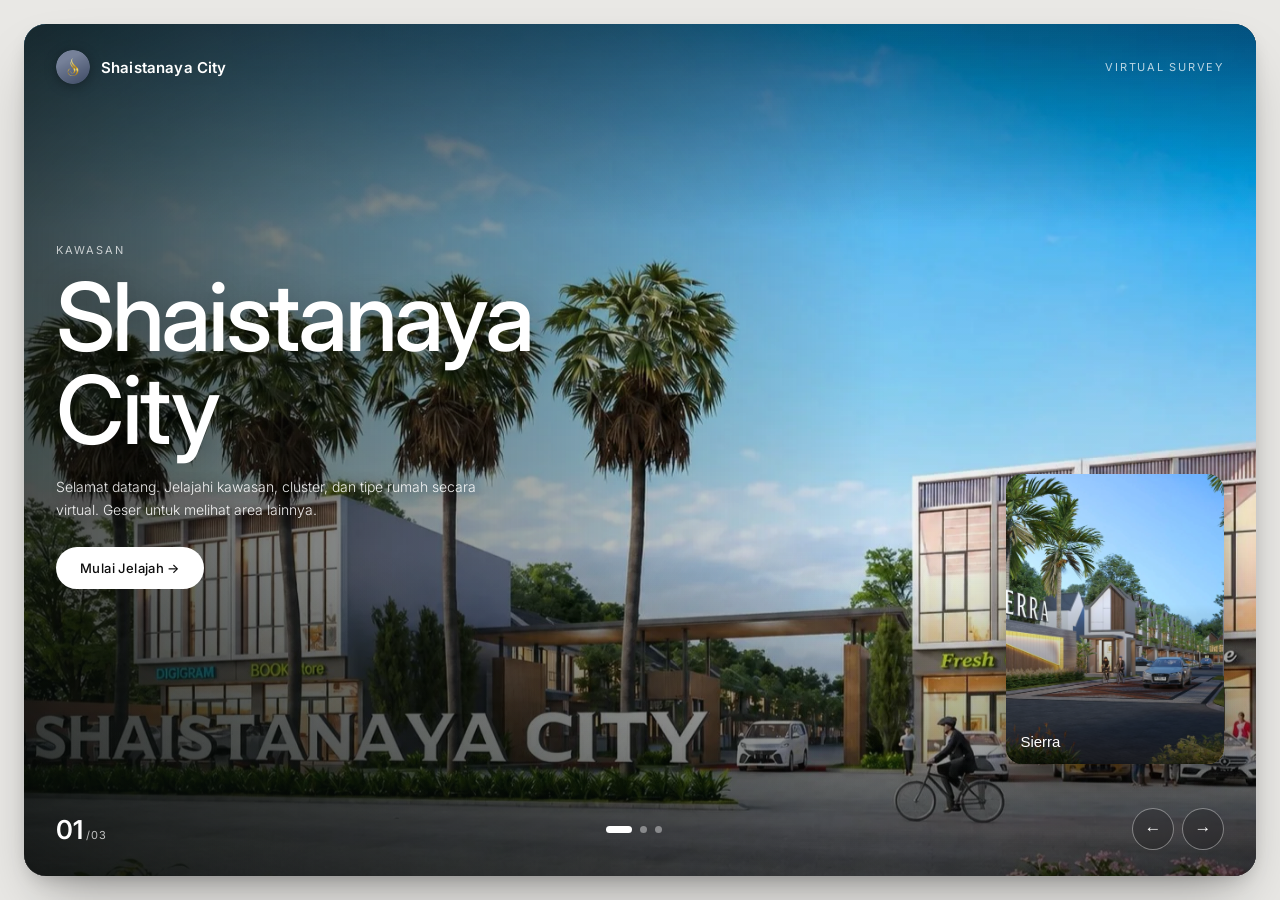
<file: index.html>
<!doctype html>
<html lang="id">
<head>
<meta charset="utf-8" />
<meta name="viewport" content="width=device-width, initial-scale=1" />
<title>Virtual Survey — Shaistanaya City</title>
<meta name="description" content="Jelajahi cluster Sierra dan Montana di Shaistanaya City secara virtual: lihat tampak luar, tampak dalam, dan spesifikasi tiap tipe rumah dari HP atau laptop." />
<meta name="theme-color" content="#0d0d0d" />
<link rel="canonical" href="https://virtualsurveyshaistanayacity.vercel.app/" />
<!-- Pratinjau saat link dibagikan (WhatsApp, Facebook, Instagram DM, dll). Ganti og.jpg untuk mengubah gambarnya (1200×630). -->
<meta property="og:type" content="website" />
<meta property="og:site_name" content="Shaistanaya City" />
<meta property="og:locale" content="id_ID" />
<meta property="og:title" content="Virtual Survey Shaistanaya City" />
<meta property="og:description" content="Jelajahi cluster dan rumahnya secara virtual, langsung dari HP atau laptop." />
<meta property="og:url" content="https://virtualsurveyshaistanayacity.vercel.app/" />
<meta property="og:image" content="https://virtualsurveyshaistanayacity.vercel.app/og.jpg" />
<meta property="og:image:type" content="image/jpeg" />
<meta property="og:image:width" content="1200" />
<meta property="og:image:height" content="630" />
<meta property="og:image:alt" content="Gerbang Shaistanaya City dengan pohon palem dan area komersial" />
<meta name="twitter:card" content="summary_large_image" />
<meta name="twitter:title" content="Virtual Survey Shaistanaya City" />
<meta name="twitter:description" content="Jelajahi cluster dan rumahnya secara virtual, langsung dari HP atau laptop." />
<meta name="twitter:image" content="https://virtualsurveyshaistanayacity.vercel.app/og.jpg" />
<link rel="preload" as="image" href="photos/home-gerbang.webp" fetchpriority="high" />
<link rel="icon" type="image/png" sizes="32x32" href="favicon-32.png" />
<link rel="icon" type="image/png" sizes="192x192" href="assets/icon-192.png" />
<link rel="apple-touch-icon" href="assets/apple-touch-icon.png" />
<link rel="preconnect" href="https://fonts.googleapis.com" />
<link rel="preconnect" href="https://fonts.gstatic.com" crossorigin />
<link href="https://fonts.googleapis.com/css2?family=Inter:wght@300;400;500;600&display=swap" rel="stylesheet" />
<link rel="stylesheet" href="vendor/pannellum.css" />
<link rel="stylesheet" href="survey.css?v=202611200837" />
<link rel="stylesheet" href="home.css?v=202611200837" />
<link rel="stylesheet" href="lead.css?v=202611200837" />
</head>
<body>
  <div class="stage">
    <div id="pano"></div>
  <div id="tv" class="tv" aria-hidden="true"></div>
  <div id="flat" class="flat" aria-hidden="true"><img alt=""></div>
    <div class="shade" aria-hidden="true"></div>

    <header class="top">
      <button class="brand" id="brand" type="button" aria-label="Kembali ke beranda"><span class="brand__back" aria-hidden="true">‹</span><img class="brand__logo" src="assets/logo.png" width="28" height="28" alt="" /> Shaistanaya City</button>
      <nav class="types" id="types" aria-label="Pilih tipe rumah"></nav>
      <button class="pill" id="panel-toggle" type="button" aria-expanded="false" aria-controls="panel">Spesifikasi</button>
    </header>

    <h1 class="hero" id="scene-title" aria-live="polite"></h1>

    <footer class="bottom">
      <div class="counter"><b id="count-cur">01</b><span id="count-all">/01</span></div>
      <nav class="floornav" id="floors-nav" aria-label="Pilih lantai"></nav>
    </footer>

    <nav class="rail" id="rail" aria-label="Daftar ruangan"></nav>
    <p class="hint" id="hint" aria-hidden="true"></p>
    <div class="dock" id="dock" role="group" aria-label="Kontrol tur">
      <button id="dock-prev" type="button" aria-label="Ruangan sebelumnya">←</button>
      <button id="dock-play" class="dock__play" type="button" aria-pressed="false" aria-label="Putar tur otomatis"><span class="dock__ico">▶</span><span class="dock__lbl">Tur Otomatis</span></button>
      <button id="dock-next" type="button" aria-label="Ruangan berikutnya">→</button>
      <button id="dock-full" class="dock__full" type="button" aria-label="Layar penuh">⛶</button>
    </div>

    <div class="vid" id="vid" aria-hidden="true"><div class="vid__box"><button class="vid__x" type="button" aria-label="Tutup video">×</button><div class="vid__frame"></div></div></div>

    <aside class="panel" id="panel" aria-hidden="true">
      <button class="panel__close" id="panel-close" type="button" aria-label="Tutup">×</button>
      <p class="eyebrow" id="unit-name"></p>
      <div class="floors" id="floors" role="tablist" aria-label="Pilih lantai"></div>
      <div class="plan" id="plan">
        <img id="plan-img" alt="Denah lantai" />
        <div id="plan-dots"></div>
      </div>
      <p class="plan__hint" id="plan-hint">Titik emas = posisi Anda. Ketuk titik lain untuk pindah ruangan.</p>
      <div class="info">
        <h2 id="floor-name"></h2>
        <dl class="specs" id="specs"></dl>
        <h3>Ringkasan Unit</h3>
        <dl class="specs specs--summary" id="summary"></dl>
        <details class="more" id="building-box">
          <summary>Spesifikasi Bangunan</summary>
          <dl class="specs" id="building"></dl>
        </details>
        <h3>Ruangan</h3>
        <div class="rooms" id="rooms"></div>
      </div>
    </aside>

    <section class="home" id="home" aria-label="Beranda"></section>
  </div>

  <script src="vendor/pannellum.js"></script>
  <script src="data.js?v=202611200837"></script>
  <script src="survey.js?v=202611200837"></script>
  <script src="home.js?v=202611200837"></script>
  <script src="lead.js?v=202611200837"></script>
</body>
</html>
</file>
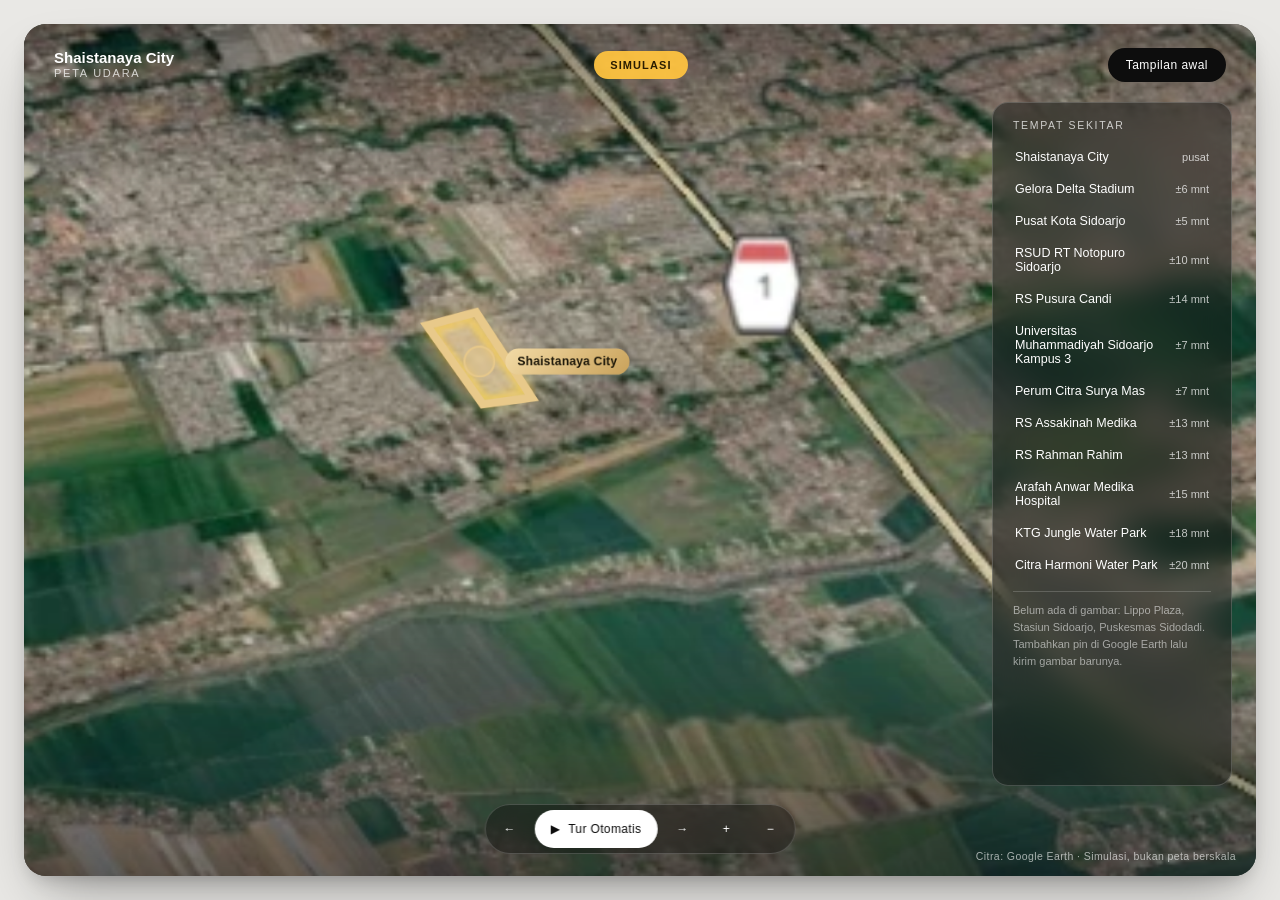
<file: peta-udara.html>
<!doctype html>
<html lang="id">
<head>
<meta charset="utf-8" />
<meta name="viewport" content="width=device-width, initial-scale=1, viewport-fit=cover" />
<title>Peta Udara (uji) — Shaistanaya City</title>
<meta name="robots" content="noindex,nofollow" />
<link rel="icon" type="image/png" sizes="32x32" href="favicon-32.png" />
<style>
:root{--page:#e9e8e5;--ink:#0d0d0d;--soft:rgba(255,255,255,.74);--line:rgba(255,255,255,.18);--gold:#e8c98a;--font:Inter,-apple-system,BlinkMacSystemFont,"Segoe UI",Roboto,Helvetica,Arial,sans-serif}
*{box-sizing:border-box}
html,body{height:100%;margin:0}
body{background:var(--page);color:#fff;font-family:var(--font);padding:24px;-webkit-font-smoothing:antialiased;overflow:hidden}
.stage{position:relative;height:100%;border-radius:22px;overflow:hidden;background:#1b211c;box-shadow:0 30px 60px -20px rgba(0,0,0,.35),0 8px 20px -8px rgba(0,0,0,.25);touch-action:none;cursor:grab;user-select:none;-webkit-user-select:none}
.stage.drag{cursor:grabbing}
.layer{position:absolute;left:0;top:0;transform-origin:0 0;will-change:transform}
.layer img{display:block;width:100%;height:100%;pointer-events:none;-webkit-user-drag:none}
.layer svg{position:absolute;inset:0;width:100%;height:100%;pointer-events:none;overflow:visible}
.est-poly{fill:rgba(232,201,138,.28);stroke:var(--gold);stroke-width:2.5;vector-effect:non-scaling-stroke;filter:drop-shadow(0 0 5px rgba(232,201,138,.95));animation:glow 2.4s ease-in-out infinite}
@keyframes glow{50%{fill:rgba(232,201,138,.5)}}
.shade{position:absolute;inset:0;pointer-events:none;z-index:2;background:radial-gradient(130% 100% at 50% 50%,transparent 55%,rgba(0,0,0,.38)),linear-gradient(180deg,rgba(0,0,0,.35),transparent 20%,transparent 72%,rgba(0,0,0,.45))}

/* pin */
.pin{position:absolute;z-index:3;width:30px;height:30px;margin:0;padding:0;border:0;background:none;cursor:pointer;transform:translate(-50%,-50%) scale(calc(1 / var(--s,1)));color:#fff;font:inherit}
.pin i{position:absolute;inset:3px;border-radius:50%;border:2px solid rgba(255,255,255,.95);background:rgba(255,255,255,.14);backdrop-filter:blur(2px);box-shadow:0 0 0 0 rgba(255,255,255,.55);animation:ring 2.4s infinite}
.pin[data-c=rs] i{border-color:#ff8f86}.pin[data-c=wisata] i{border-color:#c9a3ff}.pin[data-c=umum] i{border-color:#8fe0a0}.pin[data-c=edu] i{border-color:#8cc4ff}.pin[data-c=kota] i{border-color:#ffd98a}
@keyframes ring{0%{box-shadow:0 0 0 0 rgba(255,255,255,.5)}100%{box-shadow:0 0 0 14px rgba(255,255,255,0)}}
.pin:hover i,.pin.on i{background:rgba(255,255,255,.4)}
.pin.on{z-index:5}
.pin .chip{position:absolute;left:34px;top:50%;transform:translateY(-50%) translateX(-4px);white-space:nowrap;padding:6px 12px;border-radius:999px;background:rgba(13,13,13,.88);font:500 12px var(--font);letter-spacing:.02em;opacity:0;pointer-events:none;transition:opacity .2s,transform .2s}
.pin:hover .chip,.pin.on .chip{opacity:1;transform:translateY(-50%)}
.pin.home{width:44px;height:44px;z-index:4}
.pin.home i{inset:6px;border:2.5px solid var(--gold);background:rgba(232,201,138,.35);animation:ringg 2s infinite}
@keyframes ringg{0%{box-shadow:0 0 0 0 rgba(232,201,138,.8)}100%{box-shadow:0 0 0 22px rgba(232,201,138,0)}}
.pin.home .chip{opacity:1;transform:translateY(-50%);left:48px;background:linear-gradient(135deg,#f3dba6,#c9a25b);color:#1b1608;font-weight:700}

/* UI */
.top{position:absolute;z-index:6;left:0;right:0;top:0;display:flex;justify-content:space-between;align-items:center;gap:12px;padding:24px 30px;pointer-events:none}
.brand{display:flex;flex-direction:column;line-height:1.2}
.brand b{font-weight:600;font-size:15px}.brand span{font-size:11px;letter-spacing:.16em;text-transform:uppercase;color:var(--soft)}
.badge{padding:8px 16px;border-radius:999px;background:rgba(255,196,64,.94);color:#2b1d00;font:700 11px var(--font);letter-spacing:.1em;text-transform:uppercase}
.btn{white-space:nowrap;pointer-events:auto;background:var(--ink);color:#fff;border:0;border-radius:999px;padding:10px 18px;font:500 12px var(--font);letter-spacing:.04em;cursor:pointer}
.btn:hover{background:#000}
.hint{position:absolute;z-index:6;left:50%;top:74px;transform:translate(-50%,-6px);margin:0;padding:8px 16px;border-radius:999px;background:rgba(13,13,13,.66);backdrop-filter:blur(10px);font-size:12px;letter-spacing:.03em;opacity:0;pointer-events:none;transition:opacity .5s,transform .5s;text-align:center;max-width:88%}
.hint.show{opacity:1;transform:translate(-50%,0)}
.dock{position:absolute;z-index:6;left:50%;bottom:22px;transform:translateX(-50%);display:flex;align-items:center;gap:6px;padding:5px;border-radius:999px;background:rgba(0,0,0,.34);backdrop-filter:blur(14px);border:1px solid var(--line)}
.dock button{display:inline-flex;align-items:center;justify-content:center;gap:8px;min-width:38px;height:38px;padding:0 12px;border:0;border-radius:999px;background:transparent;color:#fff;font:500 12px var(--font);letter-spacing:.03em;cursor:pointer}
.dock button:hover{background:rgba(255,255,255,.18)}
.dock .play{background:#fff;color:var(--ink);padding:0 16px}.dock .play:hover{background:#f0efec}
.credit{position:absolute;z-index:6;right:20px;bottom:14px;margin:0;font-size:10.5px;letter-spacing:.04em;color:rgba(255,255,255,.62);text-align:right;pointer-events:none}
.card{position:absolute;z-index:7;left:28px;bottom:92px;width:min(330px,calc(100% - 56px));padding:20px 22px 18px;border-radius:18px;background:rgba(20,23,21,.72);backdrop-filter:blur(22px) saturate(1.2);border:1px solid var(--line);box-shadow:0 24px 50px -20px rgba(0,0,0,.6);opacity:0;transform:translateY(12px);pointer-events:none;transition:opacity .35s,transform .45s cubic-bezier(.2,.8,.2,1)}
.card.open{opacity:1;transform:none;pointer-events:auto}
.card small{display:block;font-size:10px;letter-spacing:.16em;text-transform:uppercase;color:var(--soft);margin-bottom:6px}
.card h2{margin:0 0 12px;font-weight:500;font-size:21px;letter-spacing:-.01em;line-height:1.2}
.card .row{display:flex;align-items:baseline;gap:8px;padding:10px 0;border-top:1px solid var(--line);font-size:13px}
.card .row b{font-weight:600;font-size:22px;letter-spacing:-.02em}
.card .row span{color:var(--soft);font-weight:300}
.card .x{position:absolute;right:12px;top:8px;background:none;border:0;color:var(--soft);font-size:22px;cursor:pointer}
.card .note{margin:6px 0 0;font-size:10.5px;line-height:1.5;color:rgba(255,255,255,.5)}
.list{position:absolute;z-index:6;right:24px;top:78px;bottom:90px;width:240px;overflow:auto;padding:14px 12px;border-radius:16px;background:rgba(20,23,21,.5);backdrop-filter:blur(16px);border:1px solid var(--line)}
.list h3{margin:2px 8px 10px;font-weight:500;font-size:10.5px;letter-spacing:.16em;text-transform:uppercase;color:var(--soft)}
.list button{display:flex;align-items:center;justify-content:space-between;gap:8px;width:100%;padding:9px 10px;border:0;border-radius:10px;background:transparent;color:#fff;font:400 12.5px var(--font);text-align:left;cursor:pointer}
.list button:hover,.list button.on{background:rgba(255,255,255,.14)}
.list button em{font-style:normal;color:var(--soft);font-size:11px;white-space:nowrap}
.list .soon{margin:10px 8px 4px;padding-top:10px;border-top:1px solid var(--line);font-size:11px;line-height:1.55;color:rgba(255,255,255,.55)}
@media (max-width:820px){
 body{padding:10px}.stage{border-radius:18px}
 .top{padding:14px 14px;gap:8px}.brand b{font-size:13px}.brand span{font-size:9.5px}.badge{padding:6px 11px;font-size:10px}.btn{padding:9px 13px;font-size:11px}.list{display:none}
 .card{left:12px;right:12px;width:auto;bottom:84px}
 .dock{bottom:16px}.credit{display:none}.hint{top:80px;font-size:11px}
}
@media (prefers-reduced-motion:reduce){.pin i,.est-poly,.pin.home i{animation:none}}
</style>
</head>
<body>
<div class="stage" id="stage" aria-label="Peta udara kawasan">
  <div class="layer" id="layer" style="width:1908px;height:624px">
    <img id="img" alt="Foto udara Sidoarjo dengan kawasan Shaistanaya City" width="1908" height="624" src="photos/peta-udara.webp" />
    <svg viewBox="0 0 1908 624" aria-hidden="true"><polygon class="est-poly" points="1024,341 1039,337 1056,363 1041,365" /></svg>
  </div>
  <div class="shade" aria-hidden="true"></div>
  <header class="top">
    <div class="brand"><b>Shaistanaya City</b><span>Peta Udara</span></div>
    <span class="badge">Simulasi</span>
    <button class="btn" id="reset" type="button">Tampilan awal</button>
  </header>
  <p class="hint" id="hint">Geser untuk menjelajah · scroll atau cubit untuk zoom · ketuk pin untuk detail</p>
  <aside class="list" id="list" aria-label="Daftar tempat"></aside>
  <section class="card" id="card" aria-live="polite">
    <button class="x" id="cardx" type="button" aria-label="Tutup">×</button>
    <small id="c-cat"></small><h2 id="c-name"></h2>
    <div class="row"><b id="c-min"></b><span>menit dari kawasan</span></div>
    <p class="note">Simulasi: waktu tempuh hanya contoh dan belum diverifikasi.</p>
  </section>
  <div class="dock" role="group" aria-label="Kontrol peta">
    <button id="prev" type="button" aria-label="Tempat sebelumnya">←</button>
    <button id="play" class="play" type="button" aria-pressed="false"><span id="playi">▶</span><span id="playl">Tur Otomatis</span></button>
    <button id="next" type="button" aria-label="Tempat berikutnya">→</button>
    <button id="zin" type="button" aria-label="Perbesar">+</button>
    <button id="zout" type="button" aria-label="Perkecil">−</button>
  </div>
  <p class="credit">Citra: Google Earth · Simulasi, bukan peta berskala</p>
</div>
<script>
(function () {
  "use strict";
  var IW = 1908, IH = 624;
  var HOME = { id: "home", name: "Shaistanaya City", cat: "Kawasan", x: 1040, y: 352, min: 0 };
  // Tempat berlabel di gambar. min = waktu tempuh CONTOH (belum diverifikasi).
  var POI = [
    { id: "gelora",    name: "Gelora Delta Stadium",          cat: "Stadion",    c: "umum",   x: 1118, y: 198, min: 6 },
    { id: "sidoarjo",  name: "Pusat Kota Sidoarjo",           cat: "Pusat kota", c: "kota",   x: 1100, y: 236, min: 5 },
    { id: "notopuro",  name: "RSUD RT Notopuro Sidoarjo",     cat: "Rumah sakit",c: "rs",     x: 1338, y: 242, min: 10 },
    { id: "pusura",    name: "RS Pusura Candi",               cat: "Rumah sakit",c: "rs",     x: 1513, y: 364, min: 14 },
    { id: "umsida",    name: "Universitas Muhammadiyah Sidoarjo Kampus 3", cat: "Pendidikan", c: "edu", x: 721, y: 331, min: 7 },
    { id: "suryamas",  name: "Perum Citra Surya Mas",         cat: "Perumahan",  c: "kota",   x: 870,  y: 147, min: 7 },
    { id: "assakinah", name: "RS Assakinah Medika",           cat: "Rumah sakit",c: "rs",     x: 659,  y: 156, min: 13 },
    { id: "rahman",    name: "RS Rahman Rahim",               cat: "Rumah sakit",c: "rs",     x: 664,  y: 187, min: 13 },
    { id: "arafah",    name: "Arafah Anwar Medika Hospital",  cat: "Rumah sakit",c: "rs",     x: 569,  y: 94,  min: 15 },
    { id: "ktg",       name: "KTG Jungle Water Park",         cat: "Wisata",     c: "wisata", x: 1371, y: 583, min: 18 },
    { id: "harmoni",   name: "Citra Harmoni Water Park",      cat: "Wisata",     c: "wisata", x: 245,  y: 101, min: 20 }
  ];
  var ALL = [HOME].concat(POI);

  var $ = function (id) { return document.getElementById(id); };
  var stage = $("stage"), layer = $("layer"), cardEl = $("card"), hint = $("hint");
  var W = 0, H = 0, s = 1, tx = 0, ty = 0, anim = 0, cur = -1, touring = false, tourT = 0;

  function cover() { return Math.max(W / IW, H / IH); }
  function clamp() {
    var mn = cover(), mx = mn * 4;
    s = Math.min(mx, Math.max(mn, s));
    tx = Math.min(0, Math.max(W - IW * s, tx));
    ty = Math.min(0, Math.max(H - IH * s, ty));
  }
  function apply() {
    clamp();
    layer.style.transform = "translate(" + tx + "px," + ty + "px) scale(" + s + ")";
    layer.style.setProperty("--s", s);
  }
  function measure() { var r = stage.getBoundingClientRect(); W = r.width; H = r.height; }

  // Pin
  var pins = {};
  function el(t, c, txt) { var e = document.createElement(t); if (c) e.className = c; if (txt != null) e.textContent = txt; return e; }
  ALL.forEach(function (p, i) {
    var b = el("button", "pin" + (p.id === "home" ? " home" : "")); b.type = "button";
    if (p.c) b.setAttribute("data-c", p.c);
    b.style.left = p.x + "px"; b.style.top = p.y + "px";
    b.setAttribute("aria-label", p.name);
    b.appendChild(el("i")); b.appendChild(el("span", "chip", p.name));
    b.addEventListener("click", function (e) { e.stopPropagation(); stopTour(); select(i, true); });
    b.addEventListener("pointerdown", function (e) { e.stopPropagation(); });
    layer.appendChild(b); pins[p.id] = b;
  });

  // Daftar
  var list = $("list"); list.appendChild(el("h3", null, "Tempat sekitar"));
  ALL.forEach(function (p, i) {
    var b = el("button"); b.type = "button"; b.setAttribute("data-i", i);
    b.appendChild(el("span", null, p.name)); b.appendChild(el("em", null, p.id === "home" ? "pusat" : "±" + p.min + " mnt"));
    b.addEventListener("click", function () { stopTour(); select(i, true); });
    list.appendChild(b);
  });
  list.appendChild(el("p", "soon", "Belum ada di gambar: Lippo Plaza, Stasiun Sidoarjo, Puskesmas Sidodadi. Tambahkan pin di Google Earth lalu kirim gambar barunya."));

  // Animasi kamera
  function ease(t) { return t < .5 ? 4 * t * t * t : 1 - Math.pow(-2 * t + 2, 3) / 2; }
  function flyTo(px, py, ns, dur) {
    cancelAnimationFrame(anim);
    var s0 = s, x0 = tx, y0 = ty, mn = cover();
    ns = Math.max(mn, Math.min(mn * 4, ns));
    var fy = H * (W < 820 ? .36 : .46);
    var tx1 = W / 2 - px * ns, ty1 = fy - py * ns;
    var t0 = performance.now();
    (function step(now) {
      var k = Math.min(1, (now - t0) / (dur || 1200)), e = ease(k);
      // zoom log-interpolated supaya terasa halus
      s = Math.exp(Math.log(s0) + (Math.log(ns) - Math.log(s0)) * e);
      tx = x0 + (tx1 - x0) * e; ty = y0 + (ty1 - y0) * e; apply();
      if (k < 1) anim = requestAnimationFrame(step);
    })(t0);
  }
  function select(i, fly) {
    cur = i; var p = ALL[i];
    Object.keys(pins).forEach(function (k) { pins[k].classList.toggle("on", k === p.id); });
    Array.prototype.forEach.call(list.querySelectorAll("button"), function (b) { b.classList.toggle("on", +b.getAttribute("data-i") === i); });
    $("c-cat").textContent = p.cat; $("c-name").textContent = p.name;
    $("c-min").textContent = p.id === "home" ? "—" : "±" + p.min;
    cardEl.querySelector(".row").style.display = p.id === "home" ? "none" : "";
    cardEl.classList.add("open");
    if (fly) flyTo(p.x, p.y, cover() * (p.id === "home" ? 2.1 : 1.9), 1400);
  }
  function closeCard() { cardEl.classList.remove("open"); cur = -1; Object.keys(pins).forEach(function (k) { pins[k].classList.remove("on"); }); Array.prototype.forEach.call(list.querySelectorAll("button"), function (b) { b.classList.remove("on"); }); }
  $("cardx").addEventListener("click", closeCard);
  function step(d) { stopTour(); select(((cur < 0 ? 0 : cur) + d + ALL.length) % ALL.length, true); }
  $("prev").addEventListener("click", function () { step(-1); });
  $("next").addEventListener("click", function () { step(1); });
  function home() { closeCard(); var mn = cover(); flyTo(HOME.x, HOME.y, mn * 1.15, 1600); }
  $("reset").addEventListener("click", function () { stopTour(); home(); });

  // Tur
  function tick() { if (!touring) return; select(((cur < 0 ? -1 : cur) + 1) % ALL.length, true); tourT = setTimeout(tick, 5200); }
  function setTour(on) { touring = on; $("play").setAttribute("aria-pressed", on); $("playi").textContent = on ? "❚❚" : "▶"; $("playl").textContent = on ? "Jeda" : "Tur Otomatis"; }
  function stopTour() { clearTimeout(tourT); if (touring) setTour(false); }
  $("play").addEventListener("click", function () { if (touring) { stopTour(); return; } setTour(true); hint.classList.remove("show"); clearTimeout(tourT); cur = -1; tick(); });

  // Geser / zoom (mouse + sentuh + cubit)
  var ptrs = {}, last = null;
  function dist(a, b) { return Math.hypot(a.x - b.x, a.y - b.y); }
  function zoomAt(cx, cy, ns) {
    var mn = cover(); ns = Math.max(mn, Math.min(mn * 4, ns));
    var k = ns / s; tx = cx - (cx - tx) * k; ty = cy - (cy - ty) * k; s = ns; apply();
  }
  stage.addEventListener("pointerdown", function (e) {
    if (e.target.closest(".dock,.card,.list,.top,.btn")) return;
    stopTour(); cancelAnimationFrame(anim); hint.classList.remove("show");
    stage.setPointerCapture(e.pointerId); ptrs[e.pointerId] = { x: e.clientX, y: e.clientY }; stage.classList.add("drag");
    last = null;
  });
  stage.addEventListener("pointermove", function (e) {
    if (!ptrs[e.pointerId]) return;
    var r = stage.getBoundingClientRect(), ids = Object.keys(ptrs), old = { x: ptrs[e.pointerId].x, y: ptrs[e.pointerId].y };
    ptrs[e.pointerId] = { x: e.clientX, y: e.clientY };
    if (ids.length === 1) { tx += e.clientX - old.x; ty += e.clientY - old.y; apply(); }
    else if (ids.length === 2) {
      var a = ptrs[ids[0]], b = ptrs[ids[1]], d = dist(a, b), m = { x: (a.x + b.x) / 2 - r.left, y: (a.y + b.y) / 2 - r.top };
      if (last) { zoomAt(m.x, m.y, s * d / last.d); tx += m.x - last.m.x; ty += m.y - last.m.y; apply(); }
      last = { d: d, m: m };
    }
  });
  function up(e) { delete ptrs[e.pointerId]; last = null; if (!Object.keys(ptrs).length) stage.classList.remove("drag"); }
  stage.addEventListener("pointerup", up); stage.addEventListener("pointercancel", up);
  stage.addEventListener("wheel", function (e) {
    e.preventDefault(); stopTour(); cancelAnimationFrame(anim);
    var r = stage.getBoundingClientRect(); zoomAt(e.clientX - r.left, e.clientY - r.top, s * Math.exp(-e.deltaY * 0.0016));
  }, { passive: false });
  stage.addEventListener("dblclick", function (e) { if (e.target.closest(".pin,.dock,.card,.list,.top")) return; var r = stage.getBoundingClientRect(); zoomAt(e.clientX - r.left, e.clientY - r.top, s * 1.6); });
  $("zin").addEventListener("click", function () { stopTour(); zoomAt(W / 2, H / 2, s * 1.4); });
  $("zout").addEventListener("click", function () { stopTour(); zoomAt(W / 2, H / 2, s / 1.4); });
  document.addEventListener("keydown", function (e) {
    if (e.key === "ArrowRight" || e.key === "ArrowDown") step(1);
    else if (e.key === "ArrowLeft" || e.key === "ArrowUp") step(-1);
    else if (e.key === "Escape") closeCard();
    else if (e.key === " ") { e.preventDefault(); $("play").click(); }
  });
  window.addEventListener("resize", function () { measure(); apply(); });

  // Awal: terbang dari dekat kawasan lalu menjauh
  measure(); var mn0 = cover(); s = mn0 * 2.8; tx = W / 2 - HOME.x * s; ty = H * .46 - HOME.y * s; apply();
  setTimeout(function () { flyTo(HOME.x, HOME.y, cover() * 1.15, 4200); }, 400);
  setTimeout(function () { select(0, false); }, 3200);
  setTimeout(function () { hint.classList.add("show"); }, 4800);
  setTimeout(function () { hint.classList.remove("show"); }, 11000);
  window.__sim = { get: function () { return { s: s, tx: tx, ty: ty, W: W, H: H, cover: cover(), cur: cur }; } };
})();
</script>
</body>
</html>
</file>
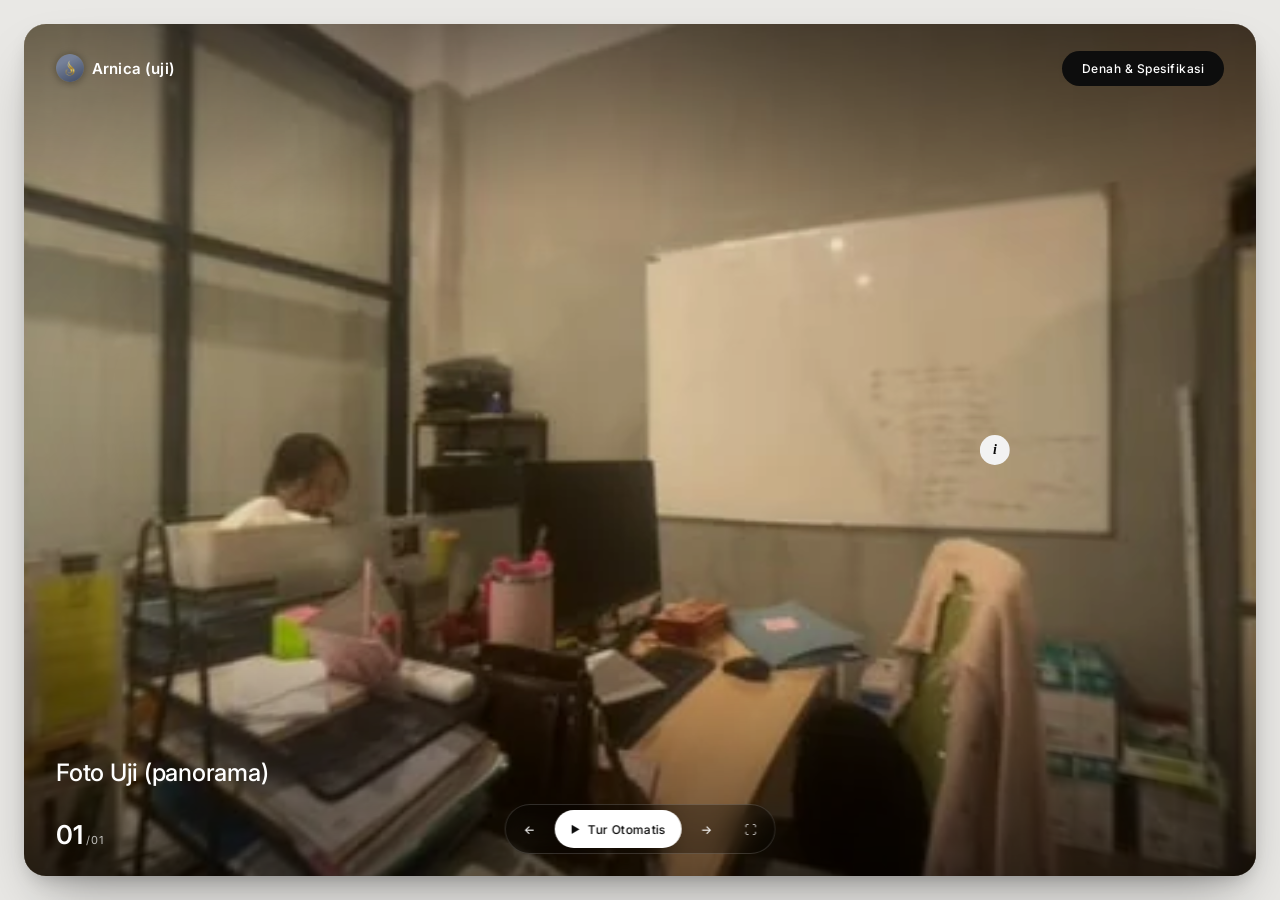
<file: trial-arnica.html>
<!doctype html>
<html lang="id">
<head>
<meta charset="utf-8" />
<meta name="viewport" content="width=device-width, initial-scale=1" />
<title>Arnica (uji) — Virtual Survey</title>
<meta name="theme-color" content="#0d0d0d" />
<meta name="robots" content="noindex,nofollow" />
<link rel="icon" type="image/png" sizes="32x32" href="favicon-32.png" />
<link rel="icon" type="image/png" sizes="192x192" href="assets/icon-192.png" />
<link rel="apple-touch-icon" href="assets/apple-touch-icon.png" />
<link rel="preconnect" href="https://fonts.googleapis.com" />
<link rel="preconnect" href="https://fonts.gstatic.com" crossorigin />
<link href="https://fonts.googleapis.com/css2?family=Inter:wght@300;400;500;600&display=swap" rel="stylesheet" />
<link rel="stylesheet" href="vendor/pannellum.css" />
<link rel="stylesheet" href="survey.css" />
<style>.brand{pointer-events:none;display:inline-flex;align-items:center;gap:8px;font-weight:600;font-size:15px;color:#fff}</style>
</head>
<body>
  <div class="stage">
    <div id="pano"></div>
    <div class="shade" aria-hidden="true"></div>

    <header class="top">
      <div class="brand" id="brand"><img class="brand__logo" src="assets/logo.png" width="28" height="28" alt="" /> Arnica (uji)</div>
      <nav class="types" id="types" aria-label="Pilih tipe rumah"></nav>
      <button class="pill" id="panel-toggle" type="button" aria-expanded="false" aria-controls="panel">Spesifikasi</button>
    </header>

    <h1 class="hero" id="scene-title" aria-live="polite"></h1>

    <footer class="bottom">
      <div class="counter"><b id="count-cur">01</b><span id="count-all">/01</span></div>
      <nav class="floornav" id="floors-nav" aria-label="Pilih lantai"></nav>
    </footer>

    <nav class="rail" id="rail" aria-label="Daftar ruangan"></nav>
    <p class="hint" id="hint" aria-hidden="true"></p>
    <div class="dock" id="dock" role="group" aria-label="Kontrol tur">
      <button id="dock-prev" type="button" aria-label="Ruangan sebelumnya">←</button>
      <button id="dock-play" class="dock__play" type="button" aria-pressed="false" aria-label="Putar tur otomatis"><span class="dock__ico">▶</span><span class="dock__lbl">Tur Otomatis</span></button>
      <button id="dock-next" type="button" aria-label="Ruangan berikutnya">→</button>
      <button id="dock-full" class="dock__full" type="button" aria-label="Layar penuh">⛶</button>
    </div>

    <aside class="panel" id="panel" aria-hidden="true">
      <button class="panel__close" id="panel-close" type="button" aria-label="Tutup">×</button>
      <p class="eyebrow" id="unit-name"></p>
      <div class="floors" id="floors" role="tablist" aria-label="Pilih lantai"></div>
      <div class="plan" id="plan">
        <img id="plan-img" alt="Denah lantai" />
        <div id="plan-dots"></div>
      </div>
      <p class="plan__hint" id="plan-hint">Titik emas = posisi Anda. Ketuk titik lain untuk pindah ruangan.</p>
      <div class="info">
        <h2 id="floor-name"></h2>
        <dl class="specs" id="specs"></dl>
        <h3>Ringkasan Unit</h3>
        <dl class="specs specs--summary" id="summary"></dl>
        <details class="more" id="building-box">
          <summary>Spesifikasi Bangunan</summary>
          <dl class="specs" id="building"></dl>
        </details>
        <h3>Ruangan</h3>
        <div class="rooms" id="rooms"></div>
      </div>
    </aside>

  </div>

  <script src="vendor/pannellum.js"></script>
  <script src="trial-arnica-data.js"></script>
  <script src="survey.js"></script>
</body>
</html>
</file>
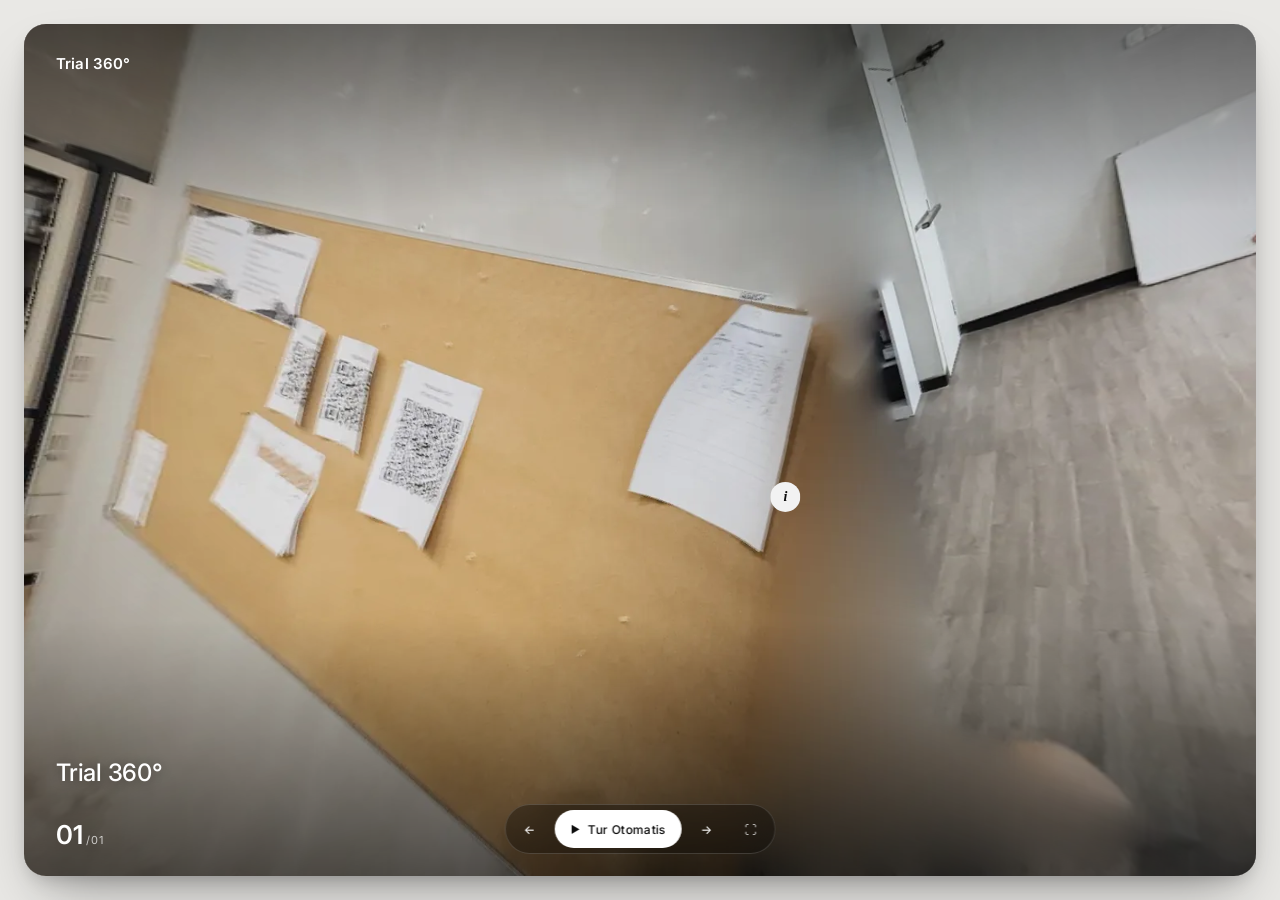
<file: trial.html>
<!doctype html>
<html lang="id">
<head>
<meta charset="utf-8" />
<meta name="viewport" content="width=device-width, initial-scale=1" />
<title>Trial 360° — Virtual Survey</title>
<meta name="theme-color" content="#0d0d0d" />
<meta name="robots" content="noindex,nofollow" />
<link rel="icon" type="image/png" sizes="32x32" href="favicon-32.png" />
<link rel="preconnect" href="https://fonts.googleapis.com" />
<link rel="preconnect" href="https://fonts.gstatic.com" crossorigin />
<link href="https://fonts.googleapis.com/css2?family=Inter:wght@300;400;500;600&display=swap" rel="stylesheet" />
<link rel="stylesheet" href="vendor/pannellum.css" />
<link rel="stylesheet" href="survey.css" />
<style>#panel-toggle,#panel,#rail{display:none!important}.brand{font-weight:600;font-size:15px;color:#fff;pointer-events:none}</style>
</head>
<body>
  <div class="stage">
    <div id="pano"></div>
    <div class="shade" aria-hidden="true"></div>

    <header class="top">
      <div class="brand" id="brand">Trial 360°</div>
      <nav class="types" id="types" aria-label="Pilih tipe rumah"></nav>
      <button class="pill" id="panel-toggle" type="button" aria-expanded="false" aria-controls="panel">Spesifikasi</button>
    </header>

    <h1 class="hero" id="scene-title" aria-live="polite"></h1>

    <footer class="bottom">
      <div class="counter"><b id="count-cur">01</b><span id="count-all">/01</span></div>
      <nav class="floornav" id="floors-nav" aria-label="Pilih lantai"></nav>
    </footer>

    <nav class="rail" id="rail" aria-label="Daftar ruangan"></nav>
    <p class="hint" id="hint" aria-hidden="true"></p>
    <div class="dock" id="dock" role="group" aria-label="Kontrol tur">
      <button id="dock-prev" type="button" aria-label="Ruangan sebelumnya">←</button>
      <button id="dock-play" class="dock__play" type="button" aria-pressed="false" aria-label="Putar tur otomatis"><span class="dock__ico">▶</span><span class="dock__lbl">Tur Otomatis</span></button>
      <button id="dock-next" type="button" aria-label="Ruangan berikutnya">→</button>
      <button id="dock-full" class="dock__full" type="button" aria-label="Layar penuh">⛶</button>
    </div>

    <aside class="panel" id="panel" aria-hidden="true">
      <button class="panel__close" id="panel-close" type="button" aria-label="Tutup">×</button>
      <p class="eyebrow" id="unit-name"></p>
      <div class="floors" id="floors" role="tablist" aria-label="Pilih lantai"></div>
      <div class="plan" id="plan">
        <img id="plan-img" alt="Denah lantai" />
        <div id="plan-dots"></div>
      </div>
      <p class="plan__hint" id="plan-hint">Titik merah = posisi Anda. Ketuk titik lain untuk pindah ruangan.</p>
      <div class="info">
        <h2 id="floor-name"></h2>
        <dl class="specs" id="specs"></dl>
        <h3>Ringkasan Unit</h3>
        <dl class="specs specs--summary" id="summary"></dl>
        <details class="more" id="building-box">
          <summary>Spesifikasi Bangunan</summary>
          <dl class="specs" id="building"></dl>
        </details>
        <h3>Ruangan</h3>
        <div class="rooms" id="rooms"></div>
      </div>
    </aside>

  </div>

  <script src="vendor/pannellum.js"></script>
  <script src="trial-data.js"></script>
  <script src="survey.js"></script>
</body>
</html>
</file>
<file: vendor/pannellum.css>
/* Pannellum 2.5.6, https://github.com/mpetroff/pannellum */
.pnlm-container{margin:0;padding:0;overflow:hidden;position:relative;cursor:default;width:100%;height:100%;font-family:Helvetica,"Nimbus Sans L","Liberation Sans",Arial,sans-serif;background:#f4f4f4 url('data:image/svg+xml,%3Csvg%20xmlns%3D%22http%3A%2F%2Fwww.w3.org%2F2000%2Fsvg%22%20width%3D%2267%22%20height%3D%22100%22%20viewBox%3D%220%200%2067%20100%22%3E%0A%3Cpath%20stroke%3D%22%23ccc%22%20fill%3D%22none%22%20d%3D%22M33.5%2C50%2C0%2C63%2C33.5%2C75%2C67%2C63%2C33.5%2C50m-33.5-50%2C67%2C25m-0.5%2C0%2C0%2C75m-66.5-75%2C67-25m-33.5%2C75%2C0%2C25m0-100%2C0%2C50%22%2F%3E%0A%3C%2Fsvg%3E%0A') repeat;-webkit-user-select:none;-khtml-user-select:none;-moz-user-select:none;-o-user-select:none;-ms-user-select:none;user-select:none;outline:0;line-height:1.4;contain:content}.pnlm-container *{box-sizing:content-box}.pnlm-ui{position:absolute;width:100%;height:100%;z-index:1}.pnlm-grab{cursor:grab;cursor:url('data:image/svg+xml,%3Csvg%20xmlns%3D%22http%3A%2F%2Fwww.w3.org%2F2000%2Fsvg%22%20height%3D%2226%22%20width%3D%2226%22%3E%0A%3Cpath%20stroke%3D%22%23000%22%20stroke-width%3D%221px%22%20fill%3D%22%23fff%22%20d%3D%22m15.3%2020.5s6.38-6.73%204.64-8.24-3.47%201.01-3.47%201.01%203.61-5.72%201.41-6.49c-2.2-0.769-3.33%204.36-3.33%204.36s0.873-5.76-1.06-5.76-1.58%205.39-1.58%205.39-0.574-4.59-2.18-4.12c-1.61%200.468-0.572%205.51-0.572%205.51s-1.58-4.89-2.93-3.79c-1.35%201.11%200.258%205.25%200.572%206.62%200.836%202.43%202.03%202.94%202.17%205.55%22%2F%3E%0A%3C%2Fsvg%3E%0A') 12 8,default}.pnlm-grabbing{cursor:grabbing;cursor:url('data:image/svg+xml,%3Csvg%20xmlns%3D%22http%3A%2F%2Fwww.w3.org%2F2000%2Fsvg%22%20height%3D%2226%22%20width%3D%2226%22%3E%0A%3Cpath%20stroke%3D%22%23000%22%20stroke-width%3D%221px%22%20fill%3D%22%23fff%22%20d%3D%22m15.3%2020.5s5.07-5.29%203.77-6.74c-1.31-1.45-2.53%200.14-2.53%200.14s2.74-3.29%200.535-4.06c-2.2-0.769-2.52%201.3-2.52%201.3s0.81-2.13-1.12-2.13-1.52%201.77-1.52%201.77-0.261-1.59-1.87-1.12c-1.61%200.468-0.874%202.17-0.874%202.17s-0.651-1.55-2-0.445c-1.35%201.11-0.68%202.25-0.365%203.62%200.836%202.43%202.03%202.94%202.17%205.55%22%2F%3E%0A%3C%2Fsvg%3E%0A') 12 8,default}.pnlm-sprite{background-image:url('data:image/svg+xml,%3Csvg%20xmlns%3D%22http%3A%2F%2Fwww.w3.org%2F2000%2Fsvg%22%20width%3D%2226%22%20height%3D%22208%22%3E%0A%3Ccircle%20fill-opacity%3D%22.78%22%20cy%3D%22117%22%20cx%3D%2213%22%20r%3D%2211%22%20fill%3D%22%23fff%22%2F%3E%0A%3Ccircle%20fill-opacity%3D%22.78%22%20cy%3D%22143%22%20cx%3D%2213%22%20r%3D%2211%22%20fill%3D%22%23fff%22%2F%3E%0A%3Ccircle%20cy%3D%22169%22%20cx%3D%2213%22%20r%3D%227%22%20fill%3D%22none%22%20stroke%3D%22%23000%22%20stroke-width%3D%222%22%2F%3E%0A%3Ccircle%20cy%3D%22195%22%20cx%3D%2213%22%20r%3D%227%22%20fill%3D%22none%22%20stroke%3D%22%23000%22%20stroke-width%3D%222%22%2F%3E%0A%3Ccircle%20cx%3D%2213%22%20cy%3D%22195%22%20r%3D%222.5%22%2F%3E%0A%3Cpath%20d%3D%22m5%2083v6h2v-4h4v-2zm10%200v2h4v4h2v-6zm-5%205v6h6v-6zm-5%205v6h6v-2h-4v-4zm14%200v4h-4v2h6v-6z%22%2F%3E%0A%3Cpath%20d%3D%22m13%20110a7%207%200%200%200%20-7%207%207%207%200%200%200%207%207%207%207%200%200%200%207%20-7%207%207%200%200%200%20-7%20-7zm-1%203h2v2h-2zm0%203h2v5h-2z%22%2F%3E%0A%3Cpath%20d%3D%22m5%2057v6h2v-4h4v-2zm10%200v2h4v4h2v-6zm-10%2010v6h6v-2h-4v-4zm14%200v4h-4v2h6v-6z%22%2F%3E%0A%3Cpath%20d%3D%22m17%2038v2h-8v-2z%22%2F%3E%0A%3Cpath%20d%3D%22m12%209v3h-3v2h3v3h2v-3h3v-2h-3v-3z%22%2F%3E%0A%3Cpath%20d%3D%22m13%20136-6.125%206.125h4.375v7.875h3.5v-7.875h4.375z%22%2F%3E%0A%3Cpath%20d%3D%22m10.428%20173.33v-5.77l5-2.89v5.77zm1-1.73%203-1.73-3.001-1.74z%22%2F%3E%0A%3C%2Fsvg%3E%0A')}.pnlm-container:-moz-full-screen{height:100%!important;width:100%!important;position:static!important}.pnlm-container:-webkit-full-screen{height:100%!important;width:100%!important;position:static!important}.pnlm-container:-ms-fullscreen{height:100%!important;width:100%!important;position:static!important}.pnlm-container:fullscreen{height:100%!important;width:100%!important;position:static!important}.pnlm-render-container{cursor:inherit;position:absolute;height:100%;width:100%}.pnlm-controls{margin-top:4px;background-color:#fff;border:1px solid #999;border-color:rgba(0,0,0,0.4);border-radius:3px;cursor:pointer;z-index:2;-webkit-transform:translateZ(9999px);transform:translateZ(9999px)}.pnlm-control:hover{background-color:#f8f8f8}.pnlm-controls-container{position:absolute;top:0;left:4px;z-index:1}.pnlm-zoom-controls{width:26px;height:52px}.pnlm-zoom-in{width:100%;height:50%;position:absolute;top:0;border-radius:3px 3px 0 0}.pnlm-zoom-out{width:100%;height:50%;position:absolute;bottom:0;background-position:0 -26px;border-top:1px solid #ddd;border-top-color:rgba(0,0,0,0.10);border-radius:0 0 3px 3px}.pnlm-fullscreen-toggle-button,.pnlm-orientation-button,.pnlm-hot-spot-debug-indicator{width:26px;height:26px}.pnlm-hot-spot-debug-indicator{position:absolute;top:50%;left:50%;width:26px;height:26px;margin:-13px 0 0 -13px;background-color:rgba(255,255,255,0.5);border-radius:13px;display:none}.pnlm-orientation-button-inactive{background-position:0 -156px}.pnlm-orientation-button-active{background-position:0 -182px}.pnlm-fullscreen-toggle-button-inactive{background-position:0 -52px}.pnlm-fullscreen-toggle-button-active{background-position:0 -78px}.pnlm-panorama-info{position:absolute;bottom:4px;background-color:rgba(0,0,0,0.7);border-radius:0 3px 3px 0;padding-right:10px;color:#fff;text-align:left;display:none;z-index:2;-webkit-transform:translateZ(9999px);transform:translateZ(9999px)}.pnlm-title-box{position:relative;font-size:20px;display:table;padding-left:5px;margin-bottom:3px}.pnlm-author-box{position:relative;font-size:12px;display:table;padding-left:5px}.pnlm-load-box{position:absolute;top:50%;left:50%;width:200px;height:150px;margin:-75px 0 0 -100px;background-color:rgba(0,0,0,0.7);border-radius:3px;text-align:center;font-size:20px;display:none;color:#fff}.pnlm-load-box p{margin:20px 0}.pnlm-lbox{position:absolute;top:50%;left:50%;width:20px;height:20px;margin:-10px 0 0 -10px;display:none}.pnlm-loading{animation-duration:1.5s;-webkit-animation-duration:1.5s;animation-name:pnlm-mv;-webkit-animation-name:pnlm-mv;animation-iteration-count:infinite;-webkit-animation-iteration-count:infinite;animation-timing-function:linear;-webkit-animation-timing-function:linear;height:10px;width:10px;background-color:#fff;position:relative}@keyframes pnlm-mv{from{left:0;top:0}25%{left:10px;top:0}50%{left:10px;top:10px}75%{left:0;top:10px}to{left:0;top:0}}@-webkit-keyframes pnlm-mv{from{left:0;top:0}25%{left:10px;top:0}50%{left:10px;top:10px}75%{left:0;top:10px}to{left:0;top:0}}.pnlm-load-button{position:absolute;top:50%;left:50%;width:200px;height:100px;margin:-50px 0 0 -100px;background-color:rgba(0,0,0,.7);border-radius:3px;text-align:center;font-size:20px;display:table;color:#fff;cursor:pointer}.pnlm-load-button:hover{background-color:rgba(0,0,0,.8)}.pnlm-load-button p{display:table-cell;vertical-align:middle}.pnlm-info-box{font-size:15px;position:absolute;top:50%;left:50%;width:200px;height:150px;margin:-75px 0 0 -100px;background-color:#000;border-radius:3px;display:table;text-align:center;color:#fff;table-layout:fixed}.pnlm-info-box a,.pnlm-author-box a{color:#fff;word-wrap:break-word;overflow-wrap:break-word}.pnlm-info-box p{display:table-cell;vertical-align:middle;padding:0 5px 0 5px}.pnlm-error-msg{display:none}.pnlm-about-msg{font-size:11px;line-height:11px;color:#fff;padding:5px 8px 5px 8px;background:rgba(0,0,0,0.7);border-radius:3px;position:absolute;top:50px;left:50px;display:none;opacity:0;-moz-transition:opacity .3s ease-in-out;-webkit-transition:opacity .3s ease-in-out;-o-transition:opacity .3s ease-in-out;-ms-transition:opacity .3s ease-in-out;transition:opacity .3s ease-in-out;z-index:1}.pnlm-about-msg a:link,.pnlm-about-msg a:visited{color:#fff}.pnlm-about-msg a:hover,.pnlm-about-msg a:active{color:#eee}.pnlm-hotspot-base{position:absolute;visibility:hidden;cursor:default;vertical-align:middle;top:0;z-index:1}.pnlm-hotspot{height:26px;width:26px;border-radius:13px}.pnlm-hotspot:hover{background-color:rgba(255,255,255,0.2)}.pnlm-hotspot.pnlm-info{background-position:0 -104px}.pnlm-hotspot.pnlm-scene{background-position:0 -130px}div.pnlm-tooltip span{visibility:hidden;position:absolute;border-radius:3px;background-color:rgba(0,0,0,0.7);color:#fff;text-align:center;max-width:200px;padding:5px 10px;margin-left:-220px;cursor:default}div.pnlm-tooltip:hover span{visibility:visible}div.pnlm-tooltip:hover span:after{content:'';position:absolute;width:0;height:0;border-width:10px;border-style:solid;border-color:rgba(0,0,0,0.7) transparent transparent transparent;bottom:-20px;left:-10px;margin:0 50%}.pnlm-compass{position:absolute;width:50px;height:50px;right:4px;bottom:4px;border-radius:25px;background-image:url('data:image/svg+xml,%3Csvg%20xmlns%3D%22http%3A%2F%2Fwww.w3.org%2F2000%2Fsvg%22%20height%3D%2250%22%20width%3D%2250%22%3E%0A%3Cpath%20d%3D%22m24.5078%206-3.2578%2018h7.5l-3.25781-18h-0.984376zm-3.2578%2020%203.2578%2018h0.9844l3.2578-18h-7.5zm1.19531%200.9941h5.10938l-2.5547%2014.1075-2.5547-14.1075z%22%2F%3E%0A%3C%2Fsvg%3E%0A');cursor:default;display:none}.pnlm-world{position:absolute;left:50%;top:50%}.pnlm-face{position:absolute;-webkit-transform-origin:0 0;transform-origin:0 0}.pnlm-dragfix,.pnlm-preview-img{position:absolute;height:100%;width:100%}.pnlm-preview-img{background-size:cover;background-position:center}.pnlm-lbar{width:150px;margin:0 auto;border:#fff 1px solid;height:6px}.pnlm-lbar-fill{background:#fff;height:100%;width:0}.pnlm-lmsg{font-size:12px}.pnlm-fade-img{position:absolute;top:0;left:0}.pnlm-pointer{cursor:pointer}
</file>
<file: survey.css>
:root{--page:#e9e8e5;--ink:#0d0d0d;--text:#fff;--soft:rgba(255,255,255,.72);--line:rgba(255,255,255,.16);--accent:#e8c98a;
--glass:rgba(18,20,18,.55);--serif:"Inter",-apple-system,BlinkMacSystemFont,"Segoe UI",Roboto,Helvetica,Arial,sans-serif;font-family:var(--serif)}
*{box-sizing:border-box}
html,body{height:100%;margin:0}
body{background:var(--page);color:var(--text);padding:24px;-webkit-font-smoothing:antialiased}
.stage{position:relative;height:100%;border-radius:22px;overflow:hidden;background:#111;box-shadow:0 30px 60px -20px rgba(0,0,0,.35),0 8px 20px -8px rgba(0,0,0,.25)}
#pano{position:absolute;inset:0}
.shade{position:absolute;inset:0;pointer-events:none;z-index:2;
background:radial-gradient(120% 90% at 50% 45%,rgba(0,0,0,.05) 30%,rgba(0,0,0,.45) 100%),linear-gradient(180deg,rgba(0,0,0,.35),transparent 22%,transparent 70%,rgba(0,0,0,.45))}
.pnlm-controls-container,.pnlm-about-msg{display:none!important}
.pnlm-hotspot-base.pnlm-scene{width:24px;height:24px;border-radius:50%;background:rgba(255,255,255,.22);border:1.5px solid rgba(255,255,255,.9);
backdrop-filter:blur(4px);box-shadow:0 0 0 0 rgba(255,255,255,.5);animation:ringS 2.4s infinite}
.pnlm-hotspot-base.pnlm-scene::after{content:"";position:absolute;left:50%;top:50%;width:6px;height:6px;margin:-3px 0 0 -3px;border-radius:50%;background:#fff}
.pnlm-hotspot-base.pnlm-scene::before{content:"";position:absolute;inset:-12px}
@keyframes ringS{0%{box-shadow:0 0 0 0 rgba(255,255,255,.45)}100%{box-shadow:0 0 0 10px rgba(255,255,255,0)}}
.pnlm-hotspot-base.pnlm-scene:hover{background:rgba(255,255,255,.4)}
.pnlm-tooltip span{background:rgba(13,13,13,.85)!important;color:#fff!important;font-family:var(--serif);font-size:12px;letter-spacing:.04em;border-radius:999px!important;padding:6px 12px!important}
@keyframes ring{0%{box-shadow:0 0 0 0 rgba(255,255,255,.45)}100%{box-shadow:0 0 0 16px rgba(255,255,255,0)}}

.top{position:absolute;z-index:5;left:0;right:0;top:0;display:flex;justify-content:space-between;align-items:center;padding:26px 32px;pointer-events:none}
.brand{pointer-events:auto;background:none;border:0;padding:4px 0;color:#fff;font:600 15px var(--serif);letter-spacing:.01em;cursor:pointer}
.brand{display:inline-flex;align-items:center;gap:8px}
.brand__back{opacity:.7;margin-right:-2px}
.brand:hover .brand__back{opacity:1}
.brand__logo{display:block;width:28px;height:28px;border-radius:50%;box-shadow:0 1px 8px rgba(0,0,0,.35)}
.pill{pointer-events:auto;background:var(--ink);color:#fff;border:0;border-radius:999px;padding:10px 20px;font:500 12px var(--serif);letter-spacing:.04em;cursor:pointer;transition:transform .2s,background .2s}
.pill:hover{transform:translateY(-1px);background:#000}

.types{pointer-events:auto;display:flex;gap:4px;padding:4px;border-radius:999px;background:rgba(0,0,0,.28);backdrop-filter:blur(14px);-webkit-backdrop-filter:blur(14px);border:1px solid var(--line);max-width:60%;overflow-x:auto;scrollbar-width:none}
.types::-webkit-scrollbar{display:none}
.types button{flex:none;background:none;border:0;border-radius:999px;padding:8px 16px;color:var(--soft);font:500 12px var(--serif);letter-spacing:.03em;cursor:pointer;white-space:nowrap;transition:background .2s,color .2s}
.types button:hover{color:#fff}
.types button.off{opacity:.5;cursor:default}
.types button.off:hover{color:var(--soft)}
.types button em{font-style:normal;font-size:9px;letter-spacing:.1em;text-transform:uppercase;margin-left:7px;padding:2px 6px;border-radius:99px;background:rgba(255,255,255,.16)}
.types button[aria-selected=true]{background:#fff;color:var(--ink)}
.hero{position:absolute;z-index:4;left:32px;bottom:88px;margin:0;max-width:60%;text-align:left;pointer-events:none;
font-weight:500;font-size:clamp(17px,1.9vw,24px);letter-spacing:-.01em;line-height:1.2;text-shadow:0 1px 14px rgba(0,0,0,.45);opacity:0;transform:translateY(6px);transition:opacity .6s ease,transform .6s ease}
.hero.show{opacity:1;transform:none}

.bottom{position:absolute;z-index:5;left:0;right:0;bottom:0;display:flex;justify-content:space-between;align-items:flex-end;padding:26px 32px;pointer-events:none}
.counter{display:flex;align-items:baseline;gap:4px}
.counter b{font-weight:600;font-size:26px;letter-spacing:-.01em}
.counter span{font-size:11px;color:var(--soft);letter-spacing:.06em}
.floornav{display:flex;gap:18px;pointer-events:auto}
.floornav button{background:none;border:0;padding:4px 0;color:var(--soft);font:400 11px var(--serif);letter-spacing:.05em;cursor:pointer;border-bottom:1px solid transparent;transition:color .2s,border-color .2s}
.floornav button:hover{color:#fff}
.floornav button[aria-selected=true]{color:#fff;border-bottom-color:#fff}

.panel{position:absolute;z-index:10;top:80px;right:16px;bottom:16px;width:min(380px,calc(100% - 32px));overflow-y:auto;padding:26px 22px 24px;border-radius:18px;
background:var(--glass);backdrop-filter:blur(22px) saturate(1.2);-webkit-backdrop-filter:blur(22px) saturate(1.2);border:1px solid var(--line);
transform:translateX(calc(100% + 24px));opacity:0;visibility:hidden;transition:transform .45s cubic-bezier(.2,.8,.2,1),opacity .35s,visibility .45s}
.panel.open{transform:none;opacity:1;visibility:visible}
.panel__close{position:absolute;right:14px;top:10px;background:none;border:0;color:var(--soft);font-size:26px;line-height:1;cursor:pointer}
.eyebrow{margin:0 0 14px;font-size:11px;letter-spacing:.14em;text-transform:uppercase;color:var(--soft)}
.floors{display:flex;gap:6px;margin-bottom:14px}
.floors button{flex:1;padding:9px 8px;border-radius:999px;border:1px solid var(--line);background:transparent;color:var(--soft);font:400 12px var(--serif);letter-spacing:.04em;cursor:pointer}
.floors button[aria-selected=true]{background:#fff;color:var(--ink);border-color:#fff;font-weight:500}
.plan{position:relative;border-radius:12px;overflow:hidden;background:#e4ddd2;box-shadow:inset 0 0 0 1px rgba(255,255,255,.12)}
.plan img{display:block;width:100%;height:auto}
.plan__hint{margin:8px 2px 0;font-size:11px;line-height:1.5;font-weight:300;color:var(--soft)}
.dot{position:absolute;width:16px;height:16px;margin:-8px 0 0 -8px;padding:0;border-radius:50%;border:1.5px solid rgba(255,255,255,.95);background:rgba(24,28,25,.82);cursor:pointer;box-shadow:0 1px 5px rgba(0,0,0,.35);transition:transform .2s,background .2s}
.dot::after{content:"";position:absolute;left:50%;top:50%;width:4px;height:4px;margin:-2px 0 0 -2px;border-radius:50%;background:rgba(255,255,255,.9)}
.dot:hover{transform:scale(1.25);background:rgba(24,28,25,.95)}
.dot:focus-visible{outline:2px solid var(--accent);outline-offset:2px}
.dot[aria-current=true]{width:24px;height:24px;margin:-12px 0 0 -12px;background:var(--accent);border:2px solid #fff;box-shadow:0 0 0 0 rgba(232,201,138,.75),0 2px 8px rgba(0,0,0,.4);animation:pulse 2.2s infinite}
.dot[aria-current=true]::after{width:6px;height:6px;margin:-3px 0 0 -3px;background:#2a2113}
@keyframes pulse{0%{box-shadow:0 0 0 0 rgba(232,201,138,.7),0 2px 8px rgba(0,0,0,.4)}100%{box-shadow:0 0 0 16px rgba(232,201,138,0),0 2px 8px rgba(0,0,0,.4)}}
.info h2{font-weight:500;font-size:20px;letter-spacing:-.01em;margin:20px 0 6px}
.info h3{font-weight:500;font-size:11px;text-transform:uppercase;letter-spacing:.14em;color:var(--soft);margin:24px 0 6px}
.specs{margin:0;display:grid;grid-template-columns:auto 1fr}
.specs dt,.specs dd{margin:0;padding:10px 0;border-bottom:1px solid var(--line);font-size:13px}
.specs dt{color:var(--soft);padding-right:16px;font-weight:300}
.specs dd{text-align:right;font-weight:400}
.more{margin:22px 0 0;border-top:1px solid var(--line)}
.more summary{cursor:pointer;list-style:none;display:flex;align-items:center;justify-content:space-between;padding:14px 0 6px;font-weight:500;font-size:11px;text-transform:uppercase;letter-spacing:.14em;color:var(--soft)}
.more summary::-webkit-details-marker{display:none}
.more summary::after{content:"+";font-size:16px;letter-spacing:0}
.more[open] summary::after{content:"–"}
.more summary:focus-visible{outline:2px solid #fff;outline-offset:2px}
.more .specs{margin-bottom:6px}
.rooms{display:flex;flex-wrap:wrap;gap:6px}
.rooms button{border:1px solid var(--line);background:transparent;color:var(--soft);padding:7px 13px;border-radius:999px;font:400 12px var(--serif);cursor:pointer}
.rooms button:hover{color:#fff;border-color:#fff}
.rooms button[aria-current=true]{background:#fff;color:var(--ink);border-color:#fff}

/* Dock kontrol tur */
.dock{position:absolute;z-index:6;left:50%;bottom:22px;transform:translateX(-50%);display:flex;align-items:center;gap:6px;padding:5px;border-radius:999px;background:rgba(0,0,0,.3);backdrop-filter:blur(14px);-webkit-backdrop-filter:blur(14px);border:1px solid var(--line)}
.dock button{display:inline-flex;align-items:center;justify-content:center;gap:8px;min-width:38px;height:38px;padding:0 12px;border:0;border-radius:999px;background:transparent;color:#fff;font:500 12px var(--serif);letter-spacing:.03em;cursor:pointer;transition:background .2s,color .2s}
.dock button:hover{background:rgba(255,255,255,.18)}
.dock .dock__play{background:#fff;color:var(--ink);padding:0 16px}
.dock .dock__play:hover{background:#f0efec}
.dock__ico{font-size:10px}
.dock button:focus-visible,.rail button:focus-visible{outline:2px solid #fff;outline-offset:2px}

/* Rel progres */
.rail{position:absolute;z-index:6;right:20px;top:50%;transform:translateY(-50%);display:flex;flex-direction:column;align-items:flex-end;gap:2px}
.rail button{position:relative;width:40px;height:14px;padding:0;border:0;background:none;cursor:pointer}
.rail button::after{content:"";position:absolute;right:0;top:6px;height:2px;width:14px;border-radius:2px;background:rgba(255,255,255,.5);transition:width .3s,background .3s}
.rail button:hover::after{width:26px;background:#fff}
.rail button[aria-current=true]::after{width:34px;background:#fff}
.rail button::before{content:attr(data-title);position:absolute;right:calc(100% + 4px);top:50%;transform:translateY(-50%) translateX(6px);white-space:nowrap;font:500 11px var(--serif);padding:5px 11px;border-radius:999px;background:rgba(13,13,13,.82);color:#fff;opacity:0;pointer-events:none;transition:opacity .2s,transform .2s}
.rail button:hover::before{opacity:1;transform:translateY(-50%)}

/* Petunjuk singkat */
.hint{position:absolute;z-index:6;left:50%;bottom:76px;transform:translate(-50%,8px);margin:0;padding:8px 16px;border-radius:999px;background:rgba(13,13,13,.62);backdrop-filter:blur(10px);-webkit-backdrop-filter:blur(10px);font-size:12px;letter-spacing:.03em;color:#fff;pointer-events:none;opacity:0;transition:opacity .5s,transform .5s;text-align:center;max-width:86%}
.hint.show{opacity:1;transform:translate(-50%,0)}

/* Titik info (mis. Smart Door Lock) */
.pnlm-hotspot-base.pin{background:none!important;width:30px;height:30px;border-radius:50%;cursor:pointer;overflow:visible}
.pin i{display:flex;align-items:center;justify-content:center;width:30px;height:30px;border-radius:50%;background:#fff;color:var(--ink);font:italic 600 14px Georgia,serif;box-shadow:0 0 0 0 rgba(255,255,255,.7);animation:ring 2s infinite}
.pin__card{position:absolute;left:38px;top:50%;transform:translateY(-50%) translateX(-6px);display:flex;flex-direction:column;gap:3px;width:max-content;max-width:210px;padding:10px 14px;border-radius:12px;background:rgba(13,13,13,.86);backdrop-filter:blur(10px);color:#fff;font-family:var(--serif);text-align:left;opacity:0;pointer-events:none;transition:opacity .25s,transform .25s}
.pin__card strong{font-weight:600;font-size:12px;letter-spacing:.02em}
.pin__card small{font-size:11px;line-height:1.45;font-weight:300;color:rgba(255,255,255,.85)}
.pin:hover .pin__card,.pin.open .pin__card{opacity:1;transform:translateY(-50%)}

@media (max-width:820px){
 .rail{display:none}
 .dock{left:auto;right:14px;transform:none;bottom:60px}
 .hero{max-width:52%}
 .floornav{gap:12px}
 .dock .dock__lbl,.dock .dock__full{display:none}
 .dock .dock__play{padding:0}
 .hint{bottom:116px}
 body{padding:10px}
 .stage{border-radius:18px}
 .top,.bottom{padding:18px 18px}
 .top{flex-wrap:wrap;gap:12px}
 .types{order:3;max-width:100%;width:100%}
 .hero{left:18px;bottom:78px;max-width:75%}
 .panel{left:10px;right:10px;top:auto;bottom:10px;width:auto;max-height:72%;transform:translateY(calc(100% + 24px))}
 .panel.open{transform:none}
}
[hidden]{display:none!important}

/* Foto statis (tanpa proyeksi/lengkung): foto memenuhi layar, tombol pindah di atasnya */
.flat{position:absolute;inset:0;z-index:1;overflow:hidden;background:#111;opacity:0;visibility:hidden;transition:opacity .5s}
.flat.on{opacity:1;visibility:visible}
.flat img{position:absolute;max-width:none;user-select:none;-webkit-user-drag:none}
.flat-hs{position:absolute;width:24px;height:24px;margin:-12px 0 0 -12px;border-radius:50%;background:rgba(255,255,255,.22);border:1.5px solid rgba(255,255,255,.9);
backdrop-filter:blur(4px);animation:ringS 2.4s infinite;cursor:pointer;padding:0}
.flat-hs::after{content:"";position:absolute;left:50%;top:50%;width:6px;height:6px;margin:-3px 0 0 -3px;border-radius:50%;background:#fff}
.flat-hs::before{content:"";position:absolute;inset:-12px}
.flat-hs:hover{background:rgba(255,255,255,.4)}
.flat-hs span{position:absolute;left:50%;bottom:calc(100% + 8px);transform:translateX(-50%);white-space:nowrap;opacity:0;pointer-events:none;transition:opacity .2s;
background:rgba(13,13,13,.85);color:#fff;font-family:var(--serif);font-size:12px;letter-spacing:.04em;border-radius:999px;padding:6px 12px}
.flat-hs:hover span,.flat-hs:focus-visible span{opacity:1}

/* Tombol putar video di TV + jendela YouTube */
.pnlm-hotspot-base.vidpin{width:32px;height:32px;border-radius:50%;background:none!important;overflow:visible;cursor:pointer}

.vidpin__dot i{display:flex;align-items:center;justify-content:center;width:100%;height:100%;border-radius:50%;background:rgba(255,255,255,.92);color:#111;font-style:normal;font-size:11px;padding-left:2px;box-sizing:border-box;animation:ring 2s infinite}
.pnlm-hotspot-base.vidpin .vidpin__dot,.pnlm-hotspot-base.vidpin{display:block}
.vidpin__dot span{position:absolute;left:50%;bottom:calc(100% + 8px);transform:translateX(-50%);white-space:nowrap;opacity:0;pointer-events:none;transition:opacity .2s;background:rgba(13,13,13,.85);color:#fff;font-family:var(--serif);font-size:12px;letter-spacing:.04em;border-radius:999px;padding:6px 12px}
.vidpin__dot:hover span{opacity:1}
.flat-hs.vidpin__dot{background:none;border:0;backdrop-filter:none;animation:none}
.flat-hs.vidpin__dot i{width:32px;height:32px}
.flat-hs.vidpin__dot{width:32px;height:32px;margin:-16px 0 0 -16px}
.flat-hs.vidpin__dot::after,.flat-hs.vidpin__dot::before{display:none}
.vid{position:absolute;inset:0;z-index:30;display:flex;align-items:center;justify-content:center;background:rgba(0,0,0,.72);backdrop-filter:blur(6px);opacity:0;visibility:hidden;transition:opacity .25s}
.vid.on{opacity:1;visibility:visible}
.vid__box{position:relative;width:min(92%,880px);aspect-ratio:16/9;background:#000;border-radius:14px;box-shadow:0 30px 80px rgba(0,0,0,.6)}
.vid__frame,.vid__frame iframe{position:absolute;inset:0;width:100%;height:100%;border:0;border-radius:14px}
.vid__x{position:absolute;right:-6px;top:-44px;width:36px;height:36px;border-radius:50%;border:1px solid rgba(255,255,255,.5);background:rgba(0,0,0,.4);color:#fff;font-size:22px;line-height:1;cursor:pointer}
@media (max-width:820px){.vid__x{top:-46px;right:0}}

/* Layar TV interaktif: menempel di TV, mengikuti perspektif saat tour diputar */
.tv{position:absolute;left:0;top:0;width:320px;height:180px;z-index:3;display:none;transform-origin:0 0;background:linear-gradient(135deg,#27313f,#0c1016);overflow:hidden;cursor:default;will-change:transform;pointer-events:none}
.tv.on{display:block}
.tv img{position:absolute;inset:0;width:100%;height:100%;object-fit:cover;opacity:.95}
.tv::after{content:"";position:absolute;inset:0;background:linear-gradient(135deg,rgba(255,255,255,.14),transparent 40%,rgba(0,0,0,.22));pointer-events:none;z-index:1}
.tv__play{position:absolute;left:50%;top:50%;width:54px;height:54px;margin:-27px 0 0 -27px;border-radius:50%;background:rgba(255,255,255,.92);color:#111;display:flex;align-items:center;justify-content:center;font-size:20px;padding-left:4px;box-sizing:border-box;z-index:2;animation:ring 2s infinite}
.tv__lbl{position:absolute;left:0;right:0;bottom:8px;text-align:center;z-index:2;color:#fff;font:500 12px var(--serif);letter-spacing:.06em;text-shadow:0 1px 6px rgba(0,0,0,.7)}
.tv iframe{position:absolute;inset:0;width:100%;height:100%;border:0;z-index:3}

/* Umpan balik saat pindah dari foto statis: foto meredup + spinner sampai ruangan tujuan siap */
.flat.busy img{filter:brightness(.6);transition:filter .2s}
.flat.busy::after{content:"";position:absolute;left:50%;top:50%;width:38px;height:38px;margin:-19px 0 0 -19px;border-radius:50%;border:3px solid rgba(255,255,255,.35);border-top-color:#fff;animation:vspin .8s linear infinite;z-index:3}
.flat.busy .flat-hs{pointer-events:none}
.flat-hs.go{background:rgba(255,255,255,.7)}
@keyframes vspin{to{transform:rotate(360deg)}}

/* Layar TV tidak menangkap geseran: hanya tombol putar yang bisa diketuk; saat video berjalan layar menerima sentuhan */
.tv .tv__play{pointer-events:auto;cursor:pointer}
.tv.playing{pointer-events:auto}

/* Pemilih unit: tombol tipe aktif + daftar unit lain */
.types{position:relative;overflow:visible;padding:0;background:none;border:0;backdrop-filter:none;-webkit-backdrop-filter:none;max-width:none}
.types__cur{display:flex;align-items:center;gap:8px;background:rgba(0,0,0,.34)!important;backdrop-filter:blur(14px);-webkit-backdrop-filter:blur(14px);border:1px solid var(--line)!important;border-radius:999px!important;padding:7px 14px!important;color:#fff!important;cursor:pointer}
.types__cur small{font:500 10px var(--serif);letter-spacing:.1em;text-transform:uppercase;color:rgba(255,255,255,.65)}
.types__cur b{font:600 13px var(--serif);letter-spacing:.02em}
.types__cur i{font-style:normal;font-size:11px;opacity:.8}
.types__menu{position:absolute;left:50%;top:calc(100% + 8px);transform:translateX(-50%);width:min(340px,86vw);padding:10px;border-radius:16px;background:rgba(14,14,14,.88);backdrop-filter:blur(18px);-webkit-backdrop-filter:blur(18px);border:1px solid var(--line);box-shadow:0 24px 60px rgba(0,0,0,.45);z-index:20}
.types__menu[hidden]{display:none}
.types__menu p{margin:2px 6px 8px;font:500 10px var(--serif);letter-spacing:.12em;text-transform:uppercase;color:rgba(255,255,255,.55)}
.types__item{display:flex!important;align-items:center;gap:12px;width:100%;text-align:left;padding:8px!important;border-radius:12px!important;color:#fff!important;background:none;border:0}
.types__item:hover{background:rgba(255,255,255,.1)!important}
.types__item img{width:56px;height:56px;object-fit:cover;border-radius:10px;flex:none}
.types__item span{display:flex;flex-direction:column;gap:2px;flex:1;min-width:0}
.types__item b{font:600 13px var(--serif)}
.types__item small{font:400 11px var(--serif);color:rgba(255,255,255,.6)}
.types__item em{font-style:normal;font:500 10px var(--serif);letter-spacing:.08em;text-transform:uppercase;padding:4px 9px;border-radius:99px;background:rgba(255,255,255,.16);white-space:nowrap}
.types__item.cur{background:rgba(255,255,255,.08)!important;cursor:default}
.types__item.cur em{background:#fff;color:#111}
.types__item.off{opacity:.5;cursor:default}
@media (max-width:820px){.types{width:100%;order:3}.types__cur{width:100%;justify-content:center}.types__menu{left:0;transform:none;width:100%}}
</file>
<file: home.css>
.home{position:absolute;inset:0;z-index:30;color:#fff;overflow:hidden;background:#0b0f0c;transition:opacity .8s ease,visibility .8s}
.home.hide{opacity:0;visibility:hidden;pointer-events:none}
.home.instant{transition:none}
.home__bgs,.home__bg{position:absolute;inset:0}
.home__bg{background-size:cover;background-position:center;opacity:0;transform:translate3d(var(--px,0),var(--py,0),0) scale(1.12);transition:opacity 1s ease,transform .9s ease-out}
.home__bg.on{opacity:1;transform:translate3d(var(--px,0),var(--py,0),0) scale(1.06)}
.home__shade{position:absolute;inset:0;pointer-events:none;background:linear-gradient(90deg,rgba(6,10,8,.72) 0%,rgba(6,10,8,.35) 42%,rgba(6,10,8,.05) 70%),linear-gradient(180deg,rgba(6,10,8,.45),transparent 24%,transparent 62%,rgba(6,10,8,.6))}
.home__top{position:absolute;z-index:2;left:0;right:0;top:0;display:flex;justify-content:space-between;align-items:center;padding:26px 32px}
.home__brand{display:inline-flex;align-items:center;gap:11px;font-weight:600;font-size:15px;letter-spacing:.01em}
.home__logo{display:block;width:34px;height:34px;border-radius:50%;box-shadow:0 2px 12px rgba(0,0,0,.35)}
.home__sub{font-size:11px;letter-spacing:.16em;text-transform:uppercase;color:var(--soft)}
.home__content{position:absolute;z-index:2;left:32px;top:46%;transform:translateY(-50%);max-width:min(560px,60%)}
.home__tag{margin:0 0 14px;font-size:11px;letter-spacing:.18em;text-transform:uppercase;color:var(--soft)}
.home__title{margin:0;font-weight:500;font-size:clamp(40px,7.4vw,112px);line-height:.98;letter-spacing:-.035em;text-shadow:0 2px 30px rgba(0,0,0,.3)}
.home__desc{margin:18px 0 26px;max-width:420px;font-size:14px;line-height:1.65;font-weight:300;color:rgba(255,255,255,.92);text-shadow:0 1px 14px rgba(0,0,0,.65)}
.home__cta{display:inline-flex;align-items:center;gap:10px;border:0;border-radius:999px;padding:13px 24px;background:#fff;color:var(--ink);font:500 13px var(--serif);letter-spacing:.03em;cursor:pointer;transition:transform .2s,background .2s}
.home__cta:hover{transform:translateY(-1px)}
.home__cta[disabled]{background:rgba(255,255,255,.16);color:rgba(255,255,255,.78);cursor:default;backdrop-filter:blur(10px);border:1px solid var(--line)}
.home__cta[disabled]:hover{transform:none}
.home__content.in .home__tag,.home__content.in .home__title,.home__content.in .home__desc,.home__content.in .home__cta{animation:rise .8s cubic-bezier(.2,.8,.2,1) both}
.home__content.in .home__title{animation-delay:.06s}
.home__content.in .home__desc{animation-delay:.14s}
.home__content.in .home__cta{animation-delay:.2s}
@keyframes rise{from{opacity:0;transform:translateY(18px)}to{opacity:1;transform:none}}

.home__next{position:absolute;z-index:2;right:32px;bottom:112px;width:clamp(150px,17vw,230px)}
.home__card{display:block;position:relative;width:100%;aspect-ratio:3/4;border:0;padding:0;border-radius:16px;overflow:hidden;cursor:pointer;background:#222 center/cover;box-shadow:0 20px 40px -12px rgba(0,0,0,.55);transition:transform .35s cubic-bezier(.2,.8,.2,1)}
.home__card:hover{transform:translateY(-4px) scale(1.02)}
.home__card::after{content:"";position:absolute;inset:0;background:linear-gradient(180deg,transparent 45%,rgba(0,0,0,.7))}
.home__card span{position:absolute;z-index:1;left:14px;right:14px;bottom:14px;text-align:left;color:#fff}
.home__card small{display:block;font-size:10px;letter-spacing:.16em;text-transform:uppercase;color:var(--soft);margin-bottom:4px}
.home__card strong{font-weight:500;font-size:15px}

.home__bottom{position:absolute;z-index:2;left:0;right:0;bottom:0;display:flex;align-items:center;justify-content:space-between;gap:16px;padding:26px 32px}
.home__count{display:flex;align-items:baseline;gap:4px;min-width:80px}
.home__count b{font-weight:600;font-size:26px;letter-spacing:-.01em}
.home__count span{font-size:11px;color:var(--soft);letter-spacing:.06em}
.home__dots{display:flex;gap:8px;align-items:center}
.home__dots button{width:7px;height:7px;padding:0;border:0;border-radius:99px;background:rgba(255,255,255,.4);cursor:pointer;transition:width .3s,background .3s}
.home__dots button[aria-current=true]{width:26px;background:#fff}
.home__arrows{display:flex;gap:8px;min-width:80px;justify-content:flex-end}
.home__arrows button{width:42px;height:42px;border-radius:50%;border:1px solid rgba(255,255,255,.4);background:rgba(0,0,0,.2);backdrop-filter:blur(8px);color:#fff;font-size:17px;cursor:pointer;transition:background .2s,color .2s}
.home__arrows button:hover{background:#fff;color:var(--ink)}

.units{position:absolute;inset:0;z-index:5;display:flex;flex-direction:column;justify-content:safe center;gap:28px;padding:84px 32px 40px;background:rgba(7,11,9,.66);backdrop-filter:blur(20px) saturate(1.1);-webkit-backdrop-filter:blur(20px) saturate(1.1);opacity:0;visibility:hidden;transition:opacity .45s ease,visibility .45s;overflow-y:auto}
.units.open{opacity:1;visibility:visible}
.units__back{position:absolute;left:32px;top:24px;background:none;border:0;color:#fff;font:500 13px var(--serif);letter-spacing:.02em;cursor:pointer;padding:6px 0}
.units__back:hover{text-decoration:underline}
.units__head{max-width:1040px;width:100%;margin:0 auto}
.units__title{margin:0;font-weight:500;font-size:clamp(34px,5vw,64px);letter-spacing:-.03em;line-height:1}
.units__grid{display:grid;grid-template-columns:repeat(auto-fill,minmax(190px,250px));gap:16px;justify-content:start;max-width:1040px;width:100%;margin:0 auto}
.unit{position:relative;aspect-ratio:1/1;padding:0;border:0;border-radius:18px;overflow:hidden;isolation:isolate;background-clip:border-box;background:linear-gradient(160deg,#2a332d,#141a16) center/cover;cursor:pointer;color:#fff;text-align:left;
transform:translateY(14px);opacity:0;transition:transform .35s cubic-bezier(.2,.8,.2,1),box-shadow .35s}
.units.open .unit{animation:rise .7s cubic-bezier(.2,.8,.2,1) both}
.units.open .unit:nth-child(2){animation-delay:.06s}.units.open .unit:nth-child(3){animation-delay:.12s}.units.open .unit:nth-child(4){animation-delay:.18s}
.unit::after{content:"";position:absolute;inset:0;background:linear-gradient(180deg,rgba(0,0,0,0) 38%,rgba(6,9,7,.55) 62%,rgba(6,9,7,.88))}
.unit::before{content:"";position:absolute;inset:0;z-index:3;border-radius:inherit;pointer-events:none;box-shadow:inset 0 0 0 1px rgba(255,255,255,.28)}
.unit span{position:absolute;z-index:1;left:16px;right:16px;bottom:16px;display:block;text-shadow:0 1px 10px rgba(0,0,0,.55)}
.unit small{display:block;font-size:10px;letter-spacing:.16em;text-transform:uppercase;color:var(--soft);margin-bottom:6px}
.unit strong{display:block;font-weight:500;font-size:19px;letter-spacing:-.01em}
.unit em{display:block;margin-top:6px;font-style:normal;font-weight:300;font-size:12px;color:rgba(255,255,255,.82)}
.unit:not(.unit--off):hover{transform:translateY(-5px);box-shadow:0 24px 44px -16px rgba(0,0,0,.7)}
.unit--off{cursor:default;filter:saturate(.82) brightness(.92)}
.unit .unit__tag{position:absolute;z-index:4;left:12px;top:12px;right:auto;bottom:auto;padding:6px 11px;border-radius:999px;background:rgba(13,13,13,.62);backdrop-filter:blur(8px);-webkit-backdrop-filter:blur(8px);border:1px solid var(--line);font-size:9.5px;letter-spacing:.14em;text-transform:uppercase;color:#fff;text-shadow:none}
.unit:focus-visible,.units__back:focus-visible{outline:2px solid #fff;outline-offset:3px}

@media (max-width:820px){
 .units{padding:72px 18px 24px;justify-content:flex-start}
 .units__back{left:18px;top:20px}
 .units__grid{grid-template-columns:repeat(2,1fr);gap:12px;justify-content:stretch}
 .unit strong{font-size:16px}
 .home__top{padding:18px}
 .home__content{left:18px;right:18px;top:auto;bottom:96px;transform:none;max-width:none}
 .home__title{font-size:clamp(40px,14vw,72px)}
 .home__desc{font-size:13px;margin:14px 0 20px}
 .home__next{display:none}
 .home__bottom{padding:18px}
 .home__shade{background:linear-gradient(180deg,rgba(6,10,8,.4),rgba(6,10,8,.1) 30%,rgba(6,10,8,.8) 100%)}
}
@media (prefers-reduced-motion:reduce){.home__bg{transition:opacity .4s;transform:none}.home__content.in *{animation:none!important}}
</file>
<file: lead.css>
.lead{position:absolute;inset:0;z-index:40;display:flex;align-items:center;justify-content:center;padding:20px;background:radial-gradient(120% 100% at 50% 40%,rgba(8,12,10,.5),rgba(4,6,5,.82));backdrop-filter:blur(10px) saturate(1.1);-webkit-backdrop-filter:blur(10px) saturate(1.1);opacity:0;visibility:hidden;transition:opacity .45s ease,visibility .45s}
.lead.open{opacity:1;visibility:visible}
.lead__card{position:relative;width:min(400px,100%);max-height:100%;overflow-y:auto;padding:38px 36px 26px;border-radius:26px;text-align:center;color:#fff;font-family:var(--serif);
background:linear-gradient(180deg,rgba(30,34,31,.94),rgba(16,19,17,.96));box-shadow:0 40px 90px -28px rgba(0,0,0,.75),inset 0 0 0 1px rgba(255,255,255,.07);
transform:translateY(18px) scale(.98);opacity:0;transition:transform .6s cubic-bezier(.2,.8,.2,1),opacity .5s ease}
.lead__card::before{content:"";position:absolute;left:36px;right:36px;top:0;height:1px;background:linear-gradient(90deg,transparent,var(--accent),transparent);opacity:.9}
.lead.open .lead__card{transform:none;opacity:1}
.lead__x{position:absolute;right:14px;top:12px;width:34px;height:34px;border:0;border-radius:50%;background:none;color:rgba(255,255,255,.55);font-size:22px;line-height:1;cursor:pointer;transition:color .2s,background .2s}
.lead__x:hover{color:#fff;background:rgba(255,255,255,.08)}
.lead__logo{display:block;width:52px;height:52px;margin:0 auto 18px;border-radius:50%;box-shadow:0 0 0 1px rgba(232,201,138,.45),0 0 0 6px rgba(232,201,138,.08),0 10px 24px -8px rgba(0,0,0,.6)}
.lead__eyebrow{margin:0 0 12px;font-size:10px;letter-spacing:.26em;text-transform:uppercase;color:var(--accent);font-weight:500}
.lead__title{margin:0 0 10px;font-weight:300;font-size:29px;line-height:1.18;letter-spacing:-.025em}
.lead__title em{display:block;font-style:normal;font-weight:500;color:var(--accent);letter-spacing:-.02em}
.lead__lead{margin:0 auto 26px;max-width:280px;font-size:13px;line-height:1.65;font-weight:300;color:rgba(255,255,255,.66)}
.lead label{display:block;position:relative;margin:0 0 18px;text-align:left;font-size:10px;letter-spacing:.16em;text-transform:uppercase;color:rgba(255,255,255,.5);font-weight:500}
.lead input{display:block;width:100%;height:40px;margin-top:2px;padding:0 0 8px;border:0;border-bottom:1px solid rgba(255,255,255,.22);border-radius:0;background:transparent;color:#fff;font:300 17px var(--serif);letter-spacing:0;text-transform:none;outline:none;transition:border-color .25s;-webkit-appearance:none;appearance:none}
.lead input::placeholder{color:rgba(255,255,255,.28);font-weight:300}
.lead input:focus{border-bottom-color:var(--accent);box-shadow:0 1px 0 0 var(--accent)}
.lead label:focus-within{color:var(--accent)}
.lead input[aria-invalid=true]{border-bottom-color:#e8a398;box-shadow:0 1px 0 0 #e8a398}
.lead input:-webkit-autofill{-webkit-text-fill-color:#fff;caret-color:#fff;-webkit-box-shadow:0 0 0 40px #191c1a inset;transition:background-color 9999s}
.lead__err{min-height:16px;margin:-6px 0 8px;font-size:12px;text-align:left;color:#f0b6ab}
.lead__go{display:flex;align-items:center;justify-content:center;gap:10px;width:100%;height:50px;margin-top:6px;border:0;border-radius:999px;background:linear-gradient(135deg,#f3dba6 0%,#e8c98a 45%,#c9a25b 100%);color:#2a2113;font:600 13.5px var(--serif);letter-spacing:.06em;cursor:pointer;box-shadow:0 12px 26px -12px rgba(232,201,138,.65);transition:transform .25s,box-shadow .25s,filter .25s}
.lead__go:hover{transform:translateY(-1px);filter:brightness(1.05);box-shadow:0 16px 30px -12px rgba(232,201,138,.8)}
.lead__go:disabled{opacity:.7;cursor:progress;transform:none}
.lead__later{display:block;margin:12px auto 0;padding:8px 14px;border:0;background:none;color:rgba(255,255,255,.5);font:400 12.5px var(--serif);letter-spacing:.04em;cursor:pointer;transition:color .2s}
.lead__later:hover{color:#fff}
.lead__note{margin:10px auto 0;max-width:290px;font-size:10px;line-height:1.6;color:rgba(255,255,255,.34)}
.lead__go:focus-visible,.lead__later:focus-visible,.lead__x:focus-visible{outline:2px solid var(--accent);outline-offset:3px}
.lead__thanks{position:absolute;z-index:41;left:50%;bottom:90px;transform:translate(-50%,10px);padding:12px 22px;border-radius:999px;background:rgba(14,16,15,.9);backdrop-filter:blur(12px);box-shadow:inset 0 0 0 1px rgba(232,201,138,.4);color:#fff;font:400 13px var(--serif);letter-spacing:.02em;opacity:0;pointer-events:none;transition:opacity .4s,transform .4s;max-width:88%;text-align:center}
.lead__thanks.show{opacity:1;transform:translate(-50%,0)}
@media (max-width:820px){.lead{align-items:flex-end;padding:10px}.lead__card{padding:32px 26px 20px;border-radius:24px}.lead__title{font-size:26px}}
@media (prefers-reduced-motion:reduce){.lead__card,.lead{transition:opacity .2s}}
</file>
